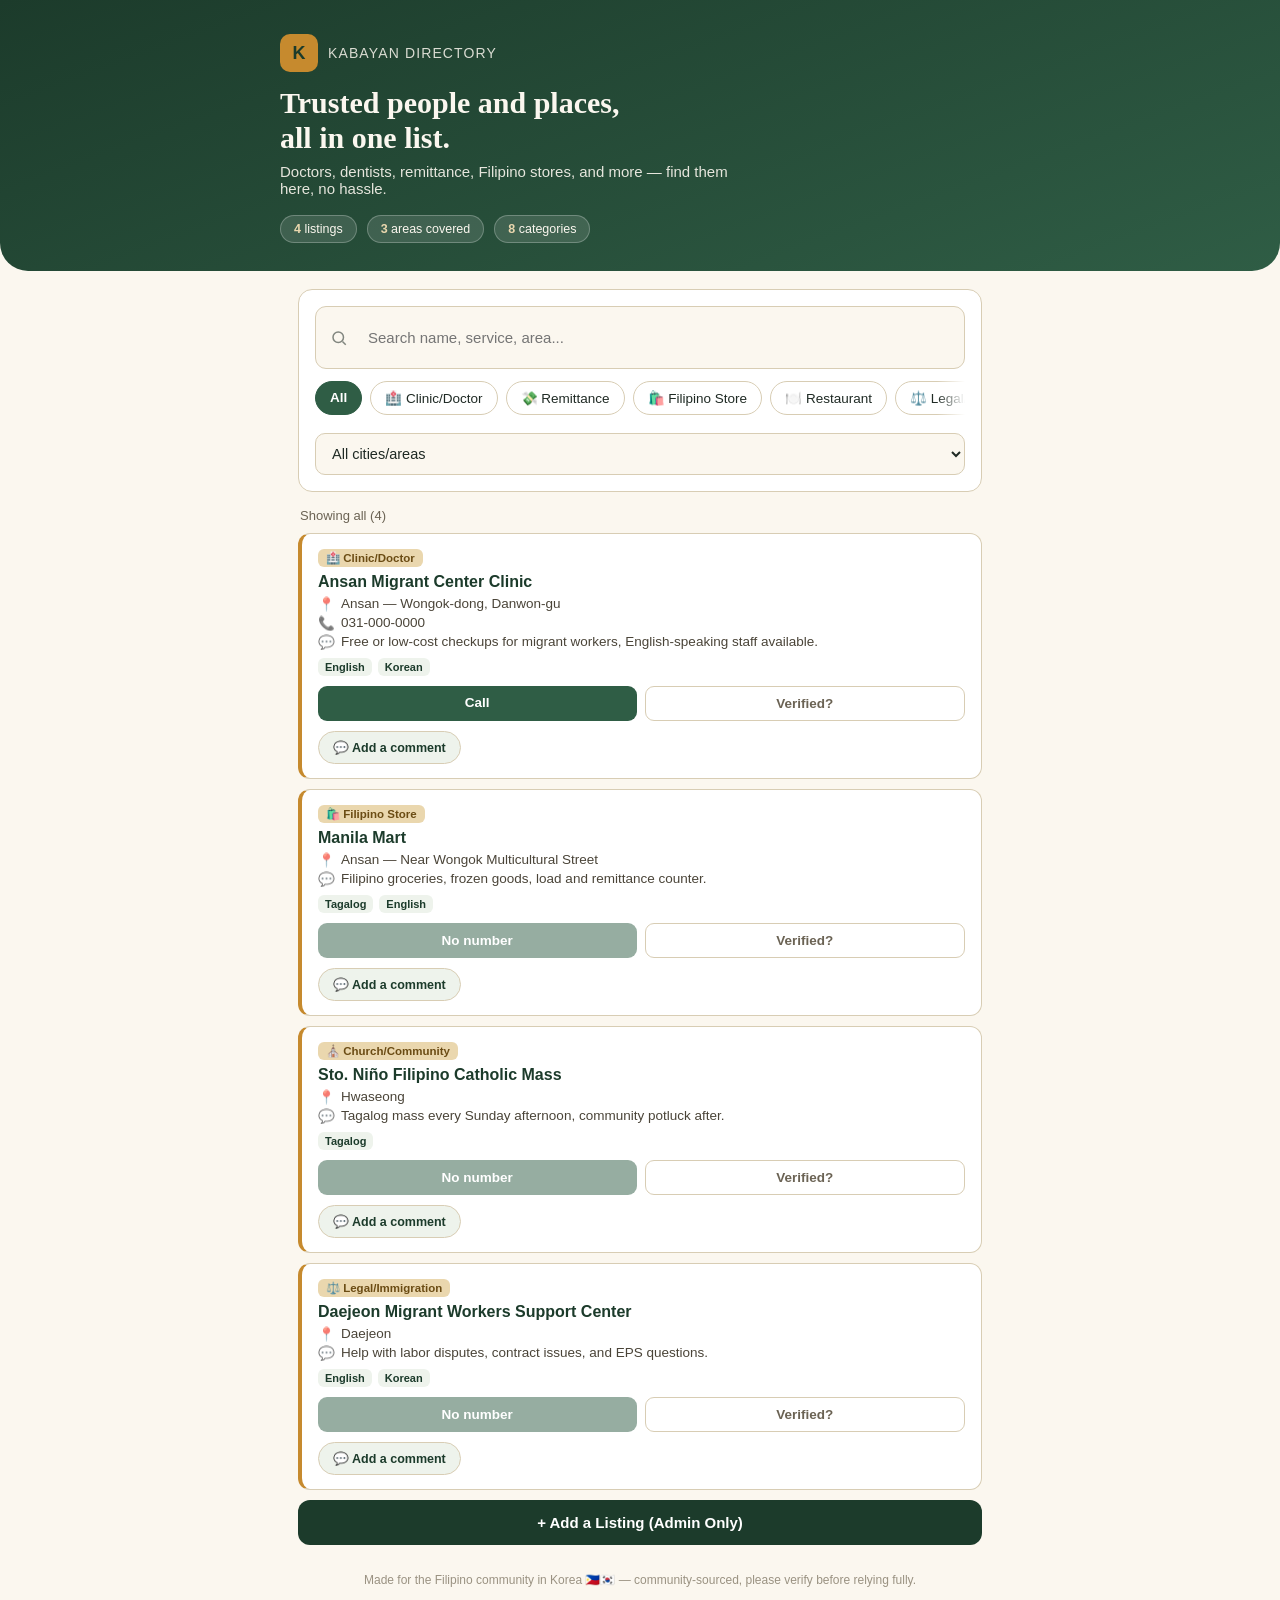
<file: index.html>
<!DOCTYPE html>
<html lang="en">
<head>
<meta charset="UTF-8">
<meta name="viewport" content="width=device-width, initial-scale=1.0">
<title>Kabayan Directory</title>
<style>
/* ============================================================
   1. DESIGN TOKENS
   ============================================================ */
:root{
  --paper:#FBF7EF;
  --ink:#1F2A24;
  --green:#2F5D45;
  --green-deep:#1C3B2B;
  --gold:#C68A2E;
  --gold-soft:#EAD7AE;
  --line:#D8CDB4;
  --red:#A33B2A;
  --white:#FFFFFF;
  --radius:14px;
}
*{box-sizing:border-box;}
body{
  margin:0;
  background:var(--paper);
  color:var(--ink);
  font-family:'Segoe UI', Roboto, Arial, sans-serif;
  -webkit-font-smoothing:antialiased;
}
.wrap{max-width:720px;margin:0 auto;padding:0 18px 60px;}

/* ============================================================
   2. HEADER / HERO
   ============================================================ */
header.hero{
  background:linear-gradient(160deg,var(--green-deep),var(--green));
  color:var(--paper);
  padding:34px 18px 28px;
  border-radius:0 0 28px 28px;
  margin-bottom:18px;
}
header.hero .wrap{padding:0;}
.brand-row{display:flex;align-items:center;gap:10px;margin-bottom:14px;}
.brand-mark{
  width:38px;height:38px;border-radius:10px;
  background:var(--gold);
  display:flex;align-items:center;justify-content:center;
  font-weight:800;color:var(--green-deep);font-size:18px;flex-shrink:0;
}
.brand-name{font-size:14px;letter-spacing:.08em;text-transform:uppercase;opacity:.85;}
h1{
  font-family:'Georgia', 'Times New Roman', serif;
  font-size:30px;
  line-height:1.15;
  margin:0 0 8px;
}
.tagline{font-size:15px;opacity:.9;margin:0 0 18px;max-width:480px;}
.stats-row{display:flex;gap:10px;flex-wrap:wrap;}
.stat-pill{
  background:rgba(255,255,255,.12);
  border:1px solid rgba(255,255,255,.25);
  border-radius:999px;
  padding:6px 13px;
  font-size:12.5px;
}
.stat-pill b{color:var(--gold-soft);}

/* ============================================================
   3. SHARED PANEL / FORM ELEMENTS
   ============================================================ */
.panel{
  background:var(--white);
  border:1px solid var(--line);
  border-radius:var(--radius);
  padding:16px;
  margin-bottom:16px;
}
.panel h2{
  font-family:'Georgia', serif;
  font-size:17px;
  margin:0 0 12px;
  color:var(--green-deep);
}
label{display:block;font-size:13px;font-weight:600;color:#4a4438;margin:12px 0 5px;}
label:first-of-type{margin-top:0;}
input[type=text], input[type=tel], input[type=password], textarea, select.form-input{
  width:100%;padding:11px 12px;border-radius:9px;
  border:1.5px solid var(--line);background:var(--paper);
  font-size:14.5px;color:var(--ink);font-family:inherit;
}
textarea{resize:vertical;min-height:60px;}
.form-note{font-size:12px;color:#8a8270;margin-top:8px;line-height:1.5;}
.submit-btn{
  width:100%;margin-top:16px;padding:13px;border-radius:10px;border:none;
  background:var(--gold);color:var(--green-deep);font-weight:800;font-size:15px;cursor:pointer;
}
.submit-btn:disabled{opacity:.5;}
.submit-toggle{
  display:flex;align-items:center;justify-content:center;gap:8px;
  background:var(--green-deep);color:var(--white);
  border:none;border-radius:12px;padding:14px;
  font-size:15px;font-weight:700;width:100%;cursor:pointer;
  margin-bottom:18px;
}

/* ============================================================
   4. SEARCH + FILTERS
   ============================================================ */
.search-box{
  display:flex;align-items:center;gap:8px;
  background:var(--paper);border:1.5px solid var(--line);border-radius:11px;
  padding:11px 14px;margin-bottom:12px;
}
.search-box input{border:none;background:transparent;outline:none;font-size:15px;width:100%;color:var(--ink);}
.search-box svg{flex-shrink:0;opacity:.55;}

.filter-row{display:flex;gap:8px;overflow-x:auto;padding-bottom:4px;margin-bottom:4px;}
.filter-row::-webkit-scrollbar{display:none;}
.filter-row-wrap{position:relative;}
.filter-row-wrap.has-overflow::after{
  content:'';position:absolute;top:0;right:0;bottom:4px;width:28px;
  background:linear-gradient(to right, rgba(255,255,255,0), var(--white));
  pointer-events:none;
}
.chip{
  flex-shrink:0;padding:8px 14px;border-radius:999px;
  border:1.5px solid var(--line);background:var(--white);
  font-size:13.5px;color:var(--ink);cursor:pointer;white-space:nowrap;transition:.15s;
}
.chip.active{background:var(--green);border-color:var(--green);color:var(--white);font-weight:600;}

select.city-select{
  margin-top:10px;width:100%;padding:11px 12px;border-radius:10px;
  border:1.5px solid var(--line);background:var(--paper);font-size:14.5px;color:var(--ink);
}

/* ============================================================
   5. LISTING CARDS
   ============================================================ */
.results-meta{font-size:13px;color:#6b6354;margin:4px 2px 10px;}
.card{
  background:var(--white);border:1px solid var(--line);border-left:4px solid var(--gold);
  border-radius:12px;padding:14px 16px;margin-bottom:10px;
}
.card.is-featured{
  border-left-color:#B8860B;
  background:linear-gradient(180deg,#FFFBF0,var(--white));
  box-shadow:0 2px 10px rgba(198,138,46,.15);
}
.card-top{display:flex;justify-content:space-between;align-items:flex-start;gap:10px;}
.card-name{font-weight:700;font-size:16px;color:var(--green-deep);margin:0 0 2px;}
.card-cat{
  display:inline-block;font-size:11.5px;background:var(--gold-soft);color:#6b4c14;
  border-radius:6px;padding:2px 8px;margin-bottom:6px;font-weight:600;
}
.featured-badge{
  display:inline-block;background:var(--gold);color:var(--green-deep);
  font-size:11px;font-weight:800;border-radius:6px;padding:2px 8px;margin-bottom:6px;margin-left:6px;
}
.card-detail{font-size:13.5px;color:#4a4438;margin:3px 0;display:flex;gap:6px;align-items:flex-start;}
.card-detail .ico{flex-shrink:0;opacity:.7;}
.card-langs{display:flex;gap:6px;flex-wrap:wrap;margin-top:8px;}
.lang-tag{font-size:11px;background:#EEF3EC;color:var(--green-deep);border-radius:6px;padding:3px 7px;font-weight:600;}
.card-photos{display:flex;gap:6px;margin-top:8px;overflow-x:auto;}
.card-photos img{width:72px;height:72px;object-fit:cover;border-radius:8px;flex-shrink:0;border:1px solid var(--line);}
.card-actions{display:flex;gap:8px;margin-top:10px;}
.btn-sm{
  flex:1;text-align:center;padding:9px 0;border-radius:9px;
  font-size:13.5px;font-weight:600;text-decoration:none;border:none;cursor:pointer;
}
.btn-call{background:var(--green);color:var(--white);}
.btn-verify{background:transparent;border:1.5px solid var(--line);color:#6b6354;}
.btn-verify.verified-by-me{background:var(--gold-soft);border-color:var(--gold);color:#6b4c14;font-weight:700;}
.verify-count{font-size:11px;color:#8a8270;margin-top:4px;}

.empty-state{text-align:center;padding:34px 16px;color:#6b6354;}
.empty-state .big{font-size:32px;margin-bottom:8px;}

.loading-state{padding:8px 2px;}
.skeleton-card{
  background:var(--white);border:1px solid var(--line);border-left:4px solid var(--line);
  border-radius:12px;padding:14px 16px;margin-bottom:10px;
}
.skel-line{
  height:12px;border-radius:6px;
  background:linear-gradient(90deg, var(--line) 0%, #ECE3CC 50%, var(--line) 100%);
  background-size:200% 100%;
  animation:skel-shimmer 1.3s ease-in-out infinite;
  margin-bottom:8px;
}
.skel-line.w-40{width:40%;height:10px;}
.skel-line.w-70{width:70%;height:15px;}
.skel-line.w-55{width:55%;}
.skel-line.w-30{width:30%;margin-bottom:0;}
@keyframes skel-shimmer{
  0%{background-position:200% 0;}
  100%{background-position:-200% 0;}
}

/* ============================================================
   6. COMMENTS
   ============================================================ */
.comments-toggle{
  display:inline-flex;align-items:center;gap:6px;
  background:#EEF3EC;border:1.5px solid var(--line);color:var(--green-deep);
  font-size:12.5px;font-weight:700;
  cursor:pointer;padding:8px 14px;margin-top:10px;
  border-radius:999px;
}
.comments-toggle:active{background:var(--green);color:var(--white);}
.comments-section{display:none;margin-top:10px;border-top:1px solid var(--line);padding-top:10px;}
.comments-section.open{display:block;}
.comment-item{background:var(--paper);border-radius:8px;padding:8px 10px;margin-bottom:6px;}
.comment-author{font-size:12px;font-weight:700;color:var(--green-deep);margin-bottom:1px;}
.comment-text{font-size:13px;color:#4a4438;line-height:1.4;}
.comment-time{font-size:10.5px;color:#9a9282;margin-top:2px;}
.comment-delete{
  background:none;border:none;color:var(--red);font-size:11px;font-weight:700;
  cursor:pointer;padding:0;margin-top:4px;
}
.comment-empty{font-size:12.5px;color:#9a9282;font-style:italic;margin-bottom:8px;}
.comment-form{display:flex;gap:6px;margin-top:8px;flex-wrap:wrap;}
.comment-form input[type=text]{flex:1 1 100%;padding:8px 10px;font-size:13px;border-radius:8px;border:1.5px solid var(--line);background:var(--white);}
.comment-form textarea.comment-msg{flex:1 1 100%;padding:8px 10px;font-size:13px;border-radius:8px;border:1.5px solid var(--line);background:var(--white);min-height:44px;font-family:inherit;resize:vertical;}
.comment-form button{
  padding:8px 16px;border-radius:8px;border:none;background:var(--gold);
  color:var(--green-deep);font-weight:700;font-size:13px;cursor:pointer;
}

/* ============================================================
   7. ADD-LISTING FORM
   ============================================================ */
form.add-form{display:none;}
form.add-form.open{display:block;}
.lang-check-row{display:flex;gap:8px;flex-wrap:wrap;margin-top:4px;}
.lang-check{
  border:1.5px solid var(--line);border-radius:8px;padding:7px 12px;
  font-size:13px;cursor:pointer;background:var(--white);
}
.lang-check.checked{background:var(--green);color:var(--white);border-color:var(--green);}

/* ============================================================
   8. ADMIN / CRM PANEL
   ============================================================ */
.crm-item{background:var(--paper);border:1px solid var(--line);border-radius:10px;padding:12px;margin-bottom:8px;}
.crm-top{display:flex;justify-content:space-between;align-items:center;gap:8px;}
.crm-name{font-weight:700;font-size:14.5px;color:var(--green-deep);}
.crm-contact{font-size:13px;color:#4a4438;margin-top:4px;}
.crm-toggle-row{display:flex;align-items:center;gap:8px;margin-top:8px;}
.crm-switch{
  position:relative;width:42px;height:23px;border-radius:999px;
  background:var(--line);cursor:pointer;transition:.2s;flex-shrink:0;
}
.crm-switch.on{background:var(--gold);}
.crm-switch::after{
  content:'';position:absolute;top:2px;left:2px;width:19px;height:19px;
  border-radius:50%;background:var(--white);transition:.2s;
}
.crm-switch.on::after{left:21px;}
.crm-switch-label{font-size:12.5px;font-weight:600;color:#4a4438;}
.crm-photo-input{margin-top:8px;}
.crm-photo-input input{width:100%;font-size:12.5px;padding:7px 9px;border-radius:7px;border:1.5px solid var(--line);}
.backup-row{display:flex;gap:8px;margin-top:4px;}
.backup-row .btn-sm{flex:1;}
.btn-export{background:var(--green);color:var(--white);}
.btn-import{background:transparent;border:1.5px solid var(--line);color:#4a4438;}

/* ============================================================
   9. MISC (toast, footer)
   ============================================================ */
.toast{
  position:fixed;bottom:18px;left:50%;transform:translateX(-50%);
  background:var(--green-deep);color:var(--white);padding:12px 22px;
  border-radius:999px;font-size:14px;font-weight:600;
  box-shadow:0 8px 24px rgba(0,0,0,.25);
  opacity:0;transition:opacity .3s, transform .3s;pointer-events:none;
  z-index:50;
}
.toast.show{opacity:1;transform:translateX(-50%) translateY(-6px);}
footer{text-align:center;font-size:12px;color:#9a9282;padding:10px 0 4px;}
</style>
</head>
<body>

<header class="hero">
  <div class="wrap">
    <div class="brand-row">
      <div class="brand-mark">K</div>
      <div class="brand-name">Kabayan Directory</div>
    </div>
    <h1>Trusted people and places,<br>all in one list.</h1>
    <p class="tagline">Doctors, dentists, remittance, Filipino stores, and more — find them here, no hassle.</p>
    <div class="stats-row" id="statsRow"></div>
  </div>
</header>

<div class="wrap">

  <!-- SEARCH + FILTERS -->
  <div class="panel">
    <div class="search-box">
      <svg width="18" height="18" viewBox="0 0 24 24" fill="none" stroke="currentColor" stroke-width="2"><circle cx="11" cy="11" r="7"/><line x1="21" y1="21" x2="16.65" y2="16.65"/></svg>
      <input id="searchInput" type="text" placeholder="Search name, service, area...">
    </div>
    <div class="filter-row-wrap">
      <div class="filter-row" id="categoryFilters"></div>
    </div>
    <select class="city-select" id="cityFilter"></select>
  </div>

  <!-- LISTINGS -->
  <div class="results-meta" id="resultsMeta"></div>
  <div id="listings"></div>

  <!-- ADMIN UNLOCK -->
  <button class="submit-toggle" id="toggleFormBtn">+ Add a Listing (Admin Only)</button>

  <div class="panel" id="pinPanel" style="display:none;">
    <h2>Admin Access</h2>
    <div class="search-box" style="margin-bottom:10px;">
      <input id="pinInput" type="password" placeholder="Enter admin PIN" inputmode="numeric">
    </div>
    <button class="submit-btn" id="pinSubmitBtn" type="button">Unlock</button>
    <p class="form-note" id="pinError" style="color:#A33B2A; display:none;">Incorrect PIN. Try again.</p>
  </div>

  <!-- ADD LISTING FORM (admin only) -->
  <div class="panel" id="formPanel" style="display:none;">
    <h2>Add a Trusted Listing</h2>
    <form class="add-form open" id="addForm">
      <label>Name of person/business *</label>
      <input type="text" id="f_name" required placeholder="e.g. Dr. Kim Family Clinic">

      <label>Category *</label>
      <select class="form-input" id="f_category" required></select>

      <label>City / Area *</label>
      <input type="text" id="f_city" required placeholder="e.g. Ansan">

      <label>Address (optional)</label>
      <input type="text" id="f_address" placeholder="e.g. Wongok-dong, Danwon-gu">

      <label>Contact number (optional)</label>
      <input type="tel" id="f_phone" placeholder="e.g. 010-1234-5678">

      <label>Languages spoken *</label>
      <div class="lang-check-row" id="langChecks"></div>

      <label>Note / why you trust them (optional)</label>
      <textarea id="f_note" placeholder="e.g. Kind staff, English-speaking, affordable"></textarea>

      <label>Owner contact for billing/CRM (private, admin-only) — phone or email</label>
      <input type="text" id="f_ownerContact" placeholder="e.g. 010-1234-5678 or owner@email.com">

      <button type="submit" class="submit-btn">Submit Listing</button>
      <p class="form-note">All listings are visible to the whole community. Please make sure the info is correct before submitting.</p>
    </form>
  </div>

  <!-- CRM / FEATURED MANAGEMENT (admin only) -->
  <button class="submit-toggle" id="toggleCrmBtn" style="display:none; background:var(--gold); color:var(--green-deep);">📋 Manage Featured / CRM</button>

  <div class="panel" id="crmPanel" style="display:none;">
    <h2>Featured Listings & Billing Contacts</h2>
    <div id="crmList"></div>
  </div>

  <!-- DATA BACKUP (admin only) -->
  <div class="panel" id="backupPanel" style="display:none;">
    <h2>Backup &amp; Restore</h2>
    <p class="form-note">Download a copy of all listings and comments as a backup file. If anything ever gets lost or reset, you can restore from this file.</p>
    <div class="backup-row">
      <button class="btn-sm btn-export" id="exportBtn" type="button">⬇ Export Backup</button>
      <button class="btn-sm btn-import" id="importTriggerBtn" type="button">⬆ Restore from File</button>
    </div>
    <input type="file" id="importFileInput" accept=".json" style="display:none;">
  </div>

  <footer>Made for the Filipino community in Korea 🇵🇭🇰🇷 — community-sourced, please verify before relying fully.</footer>
</div>

<div class="toast" id="toast"></div>

<script>
/* ============================================================
   SECTION A — STATIC CONFIG / CONSTANTS
   ============================================================ */
const CATEGORIES = [
  {id:'clinic', label:'🏥 Clinic/Doctor'},
  {id:'remit', label:'💸 Remittance'},
  {id:'store', label:'🛍️ Filipino Store'},
  {id:'restaurant', label:'🍽️ Restaurant'},
  {id:'legal', label:'⚖️ Legal/Immigration'},
  {id:'church', label:'⛪ Church/Community'},
  {id:'gov', label:'🏛️ Government Office'},
  {id:'other', label:'📌 Other'}
];
const LANGUAGES = ['Tagalog','English','Korean','Bisaya','Ilocano'];

// Basic bad-word filter (English + common Tagalog profanity). Soft deterrent only — not full moderation.
const BAD_WORDS = [
  'fuck','shit','bitch','asshole','bastard','cunt','dick','pussy','whore','slut',
  'putang','putangina','tangina','gago','gagong','ulol','tarantado','leche','hayop ka',
  'kupal','pakshet','peste','linta','bobo ka','tanga ka'
];

// NOTE: this PIN lives in plain text in the page source — anyone using "View Source"
// or browser dev tools can read it. Treat this as a speed bump against casual misuse,
// not real security. Change it before sharing this file publicly.
const ADMIN_PIN = '2580';

const SEED_DATA = [
  {id:'s1', name:'Ansan Migrant Center Clinic', category:'clinic', city:'Ansan', address:'Wongok-dong, Danwon-gu', phone:'031-000-0000', langs:['English','Korean'], note:'Free or low-cost checkups for migrant workers, English-speaking staff available.', comments:[], featured:false, photos:[], ownerContact:'', verifiedBy:[]},
  {id:'s2', name:'Manila Mart', category:'store', city:'Ansan', address:'Near Wongok Multicultural Street', phone:'', langs:['Tagalog','English'], note:'Filipino groceries, frozen goods, load and remittance counter.', comments:[], featured:false, photos:[], ownerContact:'', verifiedBy:[]},
  {id:'s3', name:'Sto. Niño Filipino Catholic Mass', category:'church', city:'Hwaseong', address:'', phone:'', langs:['Tagalog'], note:'Tagalog mass every Sunday afternoon, community potluck after.', comments:[], featured:false, photos:[], ownerContact:'', verifiedBy:[]},
  {id:'s4', name:'Daejeon Migrant Workers Support Center', category:'legal', city:'Daejeon', address:'', phone:'', langs:['English','Korean'], note:'Help with labor disputes, contract issues, and EPS questions.', comments:[], featured:false, photos:[], ownerContact:'', verifiedBy:[]}
];

/* ============================================================
   SECTION B — APP STATE
   ============================================================ */
let allListings = [];
let activeCategory = 'all';
let activeCity = 'all';
let searchTerm = '';
let selectedLangs = new Set();
let isUnlocked = false;
let deviceId = '';

const $ = (id) => document.getElementById(id);

/* ============================================================
   SECTION C — UTILITIES
   ============================================================ */
function showToast(msg){
  const t = $('toast');
  t.textContent = msg;
  t.classList.add('show');
  setTimeout(()=>t.classList.remove('show'), 2200);
}

function escapeHtml(str){
  const div = document.createElement('div');
  div.textContent = str || '';
  return div.innerHTML;
}

function catLabel(id){
  const c = CATEGORIES.find(c=>c.id===id);
  return c ? c.label : id;
}

function containsBadWords(text){
  const lower = text.toLowerCase();
  return BAD_WORDS.some(w => lower.includes(w));
}

function censorBadWords(text){
  let result = text;
  BAD_WORDS.forEach(w=>{
    const re = new RegExp(w.replace(/[.*+?^${}()|[\]\\]/g,'\\$&'), 'gi');
    result = result.replace(re, m => m[0] + '*'.repeat(Math.max(m.length-1,1)));
  });
  return result;
}

// A simple per-browser ID so "Verified?" can't be spammed infinitely by the same person
// clicking repeatedly. Not a real account system — just de-dupes obvious repeat clicks.
function getDeviceId(){
  let id = localStorage.getItem('kabayan-device-id');
  if(!id){
    id = 'd' + Date.now() + Math.random().toString(36).slice(2);
    try{ localStorage.setItem('kabayan-device-id', id); }catch(e){}
  }
  return id;
}

/* ============================================================
   SECTION D — DATA LAYER (load / save / backup)
   ============================================================ */
function showLoadingState(){
  $('listings').innerHTML = `
    <div class="loading-state">
      ${[1,2,3].map(()=>`
        <div class="skeleton-card">
          <div class="skel-line w-30"></div>
          <div class="skel-line w-70" style="margin-top:8px;"></div>
          <div class="skel-line w-55"></div>
          <div class="skel-line w-40"></div>
        </div>
      `).join('')}
    </div>
  `;
  $('resultsMeta').textContent = 'Loading directory...';
}

async function loadListings(){
  showLoadingState();
  try{
    const res = await window.storage.get('kabayan-listings', true);
    allListings = res && res.value ? JSON.parse(res.value) : [];
  }catch(e){
    allListings = [];
  }
  if(allListings.length === 0){
    allListings = SEED_DATA;
    try{ await window.storage.set('kabayan-listings', JSON.stringify(allListings), true); }catch(e){}
  }
  // backfill fields for older saved data so nothing crashes on missing keys
  allListings.forEach(l=>{
    if(!l.comments) l.comments = [];
    if(typeof l.featured !== 'boolean') l.featured = false;
    if(!l.photos) l.photos = [];
    if(typeof l.ownerContact !== 'string') l.ownerContact = '';
    if(!l.verifiedBy) l.verifiedBy = [];
  });
  render();
}

async function saveListings(){
  try{
    await window.storage.set('kabayan-listings', JSON.stringify(allListings), true);
  }catch(e){
    showToast('Could not save online — changes are visible now but may not persist.');
  }
}

function downloadJson(filename, dataObj){
  const blob = new Blob([JSON.stringify(dataObj, null, 2)], {type:'application/json'});
  const url = URL.createObjectURL(blob);
  const a = document.createElement('a');
  a.href = url;
  a.download = filename;
  document.body.appendChild(a);
  a.click();
  document.body.removeChild(a);
  URL.revokeObjectURL(url);
}

function exportBackup(){
  const stamp = new Date().toISOString().slice(0,10);
  downloadJson(`kabayan-directory-backup-${stamp}.json`, allListings);
  showToast('Backup downloaded.');
}

async function importBackup(file){
  try{
    const text = await file.text();
    const parsed = JSON.parse(text);
    if(!Array.isArray(parsed)) throw new Error('not an array');
    allListings = parsed;
    await saveListings();
    buildCityFilter();
    render();
    showToast('Backup restored successfully.');
  }catch(e){
    showToast('Could not read that file — make sure it is a valid backup .json');
  }
}

/* ============================================================
   SECTION E — FILTER / SELECT BUILDERS (run once on load)
   ============================================================ */
function buildCategoryFilters(){
  const row = $('categoryFilters');
  row.innerHTML = '';
  const allChip = document.createElement('div');
  allChip.className = 'chip active';
  allChip.textContent = 'All';
  allChip.onclick = () => { activeCategory='all'; refreshChipStates(); render(); };
  row.appendChild(allChip);
  CATEGORIES.forEach(c=>{
    const chip = document.createElement('div');
    chip.className = 'chip';
    chip.textContent = c.label;
    chip.dataset.cat = c.id;
    chip.onclick = () => { activeCategory=c.id; refreshChipStates(); render(); };
    row.appendChild(chip);
  });
  setupFilterScrollHint();
}

function setupFilterScrollHint(){
  const row = $('categoryFilters');
  const wrap = row.parentElement;
  const updateHint = () => {
    const hasOverflow = row.scrollWidth > row.clientWidth + 4;
    const atEnd = row.scrollLeft + row.clientWidth >= row.scrollWidth - 4;
    wrap.classList.toggle('has-overflow', hasOverflow && !atEnd);
  };
  row.addEventListener('scroll', updateHint);
  window.addEventListener('resize', updateHint);
  setTimeout(updateHint, 50);
}

function refreshChipStates(){
  document.querySelectorAll('#categoryFilters .chip').forEach(chip=>{
    const isAll = !chip.dataset.cat;
    chip.classList.toggle('active', isAll ? activeCategory==='all' : chip.dataset.cat===activeCategory);
  });
}

function buildCityFilter(){
  const sel = $('cityFilter');
  const cities = Array.from(new Set(allListings.map(l=>l.city))).sort();
  sel.innerHTML = '<option value="all">All cities/areas</option>' +
    cities.map(c=>`<option value="${c}">${c}</option>`).join('');
  sel.onchange = () => { activeCity = sel.value; render(); };
}

function buildCategorySelect(){
  const sel = $('f_category');
  sel.innerHTML = CATEGORIES.map(c=>`<option value="${c.id}">${c.label}</option>`).join('');
}

function buildLangChecks(){
  const row = $('langChecks');
  row.innerHTML = LANGUAGES.map(l=>`<div class="lang-check" data-lang="${l}">${l}</div>`).join('');
  row.querySelectorAll('.lang-check').forEach(el=>{
    el.onclick = () => {
      const lang = el.dataset.lang;
      if(selectedLangs.has(lang)){ selectedLangs.delete(lang); el.classList.remove('checked'); }
      else { selectedLangs.add(lang); el.classList.add('checked'); }
    };
  });
}

/* ============================================================
   SECTION F — MAIN RENDER (listings + stats)
   ============================================================ */
function buildStats(){
  const cities = new Set(allListings.map(l=>l.city)).size;
  $('statsRow').innerHTML = `
    <div class="stat-pill"><b>${allListings.length}</b> listings</div>
    <div class="stat-pill"><b>${cities}</b> areas covered</div>
    <div class="stat-pill"><b>${CATEGORIES.length}</b> categories</div>
  `;
}

function render(){
  buildStats();
  const term = searchTerm.trim().toLowerCase();
  const filtered = allListings.filter(l=>{
    if(activeCategory!=='all' && l.category!==activeCategory) return false;
    if(activeCity!=='all' && l.city!==activeCity) return false;
    if(term){
      const hay = `${l.name} ${l.city} ${l.address||''} ${l.note||''}`.toLowerCase();
      if(!hay.includes(term)) return false;
    }
    return true;
  });

  // Featured listings always sort to top
  filtered.sort((a,b)=>{
    if(a.featured && !b.featured) return -1;
    if(!a.featured && b.featured) return 1;
    return 0;
  });

  $('resultsMeta').textContent = filtered.length === allListings.length
    ? `Showing all (${filtered.length})`
    : `${filtered.length} result(s)`;

  const container = $('listings');
  if(filtered.length === 0){
    container.innerHTML = `<div class="empty-state"><div class="big">🔍</div>No results found.<br>Try a different category or city, or be the first to add one!</div>`;
    return;
  }

  container.innerHTML = filtered.map(l=>{
    const verifiedCount = (l.verifiedBy||[]).length;
    const iVerified = (l.verifiedBy||[]).includes(deviceId);
    return `
    <div class="card${l.featured ? ' is-featured' : ''}">
      <div class="card-top">
        <div>
          <span class="card-cat">${catLabel(l.category)}</span>
          ${l.featured ? `<span class="featured-badge">⭐ Trusted Partner</span>` : ''}
          <h3 class="card-name">${escapeHtml(l.name)}</h3>
        </div>
      </div>
      <div class="card-detail"><span class="ico">📍</span><span>${escapeHtml(l.city)}${l.address ? ' — ' + escapeHtml(l.address) : ''}</span></div>
      ${l.phone ? `<div class="card-detail"><span class="ico">📞</span><span>${escapeHtml(l.phone)}</span></div>` : ''}
      ${l.note ? `<div class="card-detail"><span class="ico">💬</span><span>${escapeHtml(l.note)}</span></div>` : ''}
      <div class="card-langs">${(l.langs||[]).map(lg=>`<span class="lang-tag">${lg}</span>`).join('')}</div>
      ${l.featured && (l.photos||[]).length ? `<div class="card-photos">${l.photos.map(p=>`<img src="${escapeHtml(p)}" alt="${escapeHtml(l.name)} photo">`).join('')}</div>` : ''}
      <div class="card-actions">
        ${l.phone ? `<a class="btn-sm btn-call" href="tel:${l.phone.replace(/[^0-9+]/g,'')}">Call</a>` : `<button class="btn-sm btn-call" disabled style="opacity:.5;">No number</button>`}
        <button class="btn-sm btn-verify${iVerified ? ' verified-by-me' : ''}" onclick="confirmVerify('${l.id}')">${iVerified ? '✓ You verified' : 'Verified?'}</button>
      </div>
      ${verifiedCount > 0 ? `<div class="verify-count">Confirmed accurate by ${verifiedCount} ${verifiedCount===1?'person':'people'}</div>` : ''}
      <button class="comments-toggle" onclick="toggleComments('${l.id}')">💬 ${(l.comments||[]).length === 0 ? 'Add a comment' : (l.comments||[]).length + ' comment' + ((l.comments||[]).length===1?'':'s')}</button>
      <div class="comments-section" id="comments-${l.id}">
        <div id="commentsList-${l.id}"></div>
        <div class="comment-form">
          <input type="text" class="comment-name" id="cname-${l.id}" placeholder="Your name (optional)">
          <textarea class="comment-msg" id="ctext-${l.id}" placeholder="Share feedback, ask a question, or confirm this info..."></textarea>
          <button onclick="addComment('${l.id}')">Post</button>
        </div>
      </div>
    </div>
  `;}).join('');
}

/* ============================================================
   SECTION G — VERIFY ACTION
   ============================================================ */
async function confirmVerify(id){
  const listing = allListings.find(l=>l.id===id);
  if(!listing.verifiedBy) listing.verifiedBy = [];
  const idx = listing.verifiedBy.indexOf(deviceId);
  if(idx === -1){
    listing.verifiedBy.push(deviceId);
    showToast('Thanks for confirming this listing!');
  }else{
    listing.verifiedBy.splice(idx,1);
    showToast('Verification removed.');
  }
  await saveListings();
  render();
}

/* ============================================================
   SECTION H — COMMENTS
   ============================================================ */
function renderComments(id){
  const listing = allListings.find(l=>l.id===id);
  const list = $('commentsList-'+id);
  if(!list) return;
  const comments = listing.comments || [];
  if(comments.length === 0){
    list.innerHTML = `<div class="comment-empty">No comments yet. Be the first to share feedback.</div>`;
    return;
  }
  list.innerHTML = comments.map(c=>`
    <div class="comment-item">
      <div class="comment-author">${escapeHtml(c.author || 'Anonymous')}</div>
      <div class="comment-text">${escapeHtml(c.text)}</div>
      <div class="comment-time">${new Date(c.time).toLocaleDateString()}</div>
      ${isUnlocked ? `<button class="comment-delete" onclick="deleteComment('${id}','${c.id}')">Delete</button>` : ''}
    </div>
  `).join('');
}

function toggleComments(id){
  const section = $('comments-'+id);
  const isOpen = section.classList.contains('open');
  section.classList.toggle('open', !isOpen);
  if(!isOpen) renderComments(id);
}

async function addComment(id){
  const textEl = $('ctext-'+id);
  const nameEl = $('cname-'+id);
  let text = textEl.value.trim();
  if(!text){
    showToast('Write something before posting.');
    return;
  }
  if(containsBadWords(text)){
    text = censorBadWords(text);
    showToast('Comment posted — inappropriate words were filtered.');
  }else{
    showToast('Comment posted.');
  }
  const listing = allListings.find(l=>l.id===id);
  if(!listing.comments) listing.comments = [];
  listing.comments.push({
    id: 'c' + Date.now(),
    author: nameEl.value.trim() || 'Anonymous',
    text: text,
    time: Date.now()
  });
  await saveListings();
  textEl.value = '';
  nameEl.value = '';
  render();
  setTimeout(()=>{
    const section = $('comments-'+id);
    if(section){ section.classList.add('open'); renderComments(id); }
  }, 0);
}

async function deleteComment(listingId, commentId){
  if(!isUnlocked){
    showToast('Admin PIN required to delete comments.');
    return;
  }
  const listing = allListings.find(l=>l.id===listingId);
  listing.comments = (listing.comments||[]).filter(c=>c.id!==commentId);
  await saveListings();
  render();
  setTimeout(()=>{
    const section = $('comments-'+listingId);
    if(section){ section.classList.add('open'); renderComments(listingId); }
  }, 0);
  showToast('Comment deleted.');
}

/* ============================================================
   SECTION I — ADMIN: CRM / FEATURED / PHOTOS
   ============================================================ */
function renderCrm(){
  if(!isUnlocked) return;
  const list = $('crmList');
  if(allListings.length === 0){
    list.innerHTML = `<p class="form-note">No listings yet.</p>`;
    return;
  }
  list.innerHTML = allListings.map(l=>`
    <div class="crm-item">
      <div class="crm-top">
        <div class="crm-name">${escapeHtml(l.name)}</div>
        <div class="crm-switch-label">${l.featured ? 'Featured' : 'Free'}</div>
      </div>
      <div class="crm-contact">📍 ${escapeHtml(l.city)} · ${catLabel(l.category)}</div>
      <div class="crm-contact">Billing contact: ${l.ownerContact ? escapeHtml(l.ownerContact) : '<em>not set</em>'}</div>
      <div class="crm-contact">Verified by ${(l.verifiedBy||[]).length} visitor(s)</div>
      <div class="crm-toggle-row">
        <div class="crm-switch ${l.featured ? 'on' : ''}" onclick="toggleFeatured('${l.id}')"></div>
        <span class="crm-switch-label">Featured status</span>
      </div>
      <div class="crm-photo-input">
        <input type="text" placeholder="Paste photo URL to add to gallery" id="photoInput-${l.id}">
        <button class="btn-sm btn-call" style="margin-top:6px;width:100%;" onclick="addPhoto('${l.id}')">Add Photo</button>
        ${(l.photos||[]).length ? `<div class="card-photos" style="margin-top:8px;">${l.photos.map((p,i)=>`<div style="position:relative;"><img src="${escapeHtml(p)}"><button onclick="removePhoto('${l.id}',${i})" style="position:absolute;top:-4px;right:-4px;background:var(--red);color:white;border:none;border-radius:50%;width:18px;height:18px;font-size:11px;cursor:pointer;">×</button></div>`).join('')}</div>` : ''}
      </div>
    </div>
  `).join('');
}

async function toggleFeatured(id){
  const listing = allListings.find(l=>l.id===id);
  listing.featured = !listing.featured;
  await saveListings();
  renderCrm();
  render();
  showToast(listing.featured ? `${listing.name} is now Featured.` : `${listing.name} downgraded to Free.`);
}

async function addPhoto(id){
  const input = $('photoInput-'+id);
  const url = input.value.trim();
  if(!url) return;
  const listing = allListings.find(l=>l.id===id);
  if(!listing.photos) listing.photos = [];
  listing.photos.push(url);
  await saveListings();
  input.value = '';
  renderCrm();
  render();
}

async function removePhoto(id, index){
  const listing = allListings.find(l=>l.id===id);
  listing.photos.splice(index,1);
  await saveListings();
  renderCrm();
  render();
}

/* ============================================================
   SECTION J — EVENT WIRING (runs once)
   ============================================================ */
$('searchInput').addEventListener('input', (e)=>{ searchTerm = e.target.value; render(); });

$('toggleFormBtn').addEventListener('click', ()=>{
  if(isUnlocked){
    const panel = $('formPanel');
    const isOpen = panel.style.display === 'block';
    panel.style.display = isOpen ? 'none' : 'block';
    $('toggleFormBtn').textContent = isOpen ? '+ Add a Listing (Admin Only)' : '✕ Close Form';
    if(!isOpen) panel.scrollIntoView({behavior:'smooth', block:'start'});
    return;
  }
  const pinPanel = $('pinPanel');
  const isPinOpen = pinPanel.style.display === 'block';
  pinPanel.style.display = isPinOpen ? 'none' : 'block';
  if(!isPinOpen){
    pinPanel.scrollIntoView({behavior:'smooth', block:'start'});
    $('pinInput').focus();
  }
});

$('pinSubmitBtn').addEventListener('click', ()=>{
  const entered = $('pinInput').value.trim();
  if(entered === ADMIN_PIN){
    isUnlocked = true;
    $('pinPanel').style.display = 'none';
    $('pinInput').value = '';
    $('pinError').style.display = 'none';
    $('formPanel').style.display = 'block';
    $('toggleFormBtn').textContent = '✕ Close Form';
    $('toggleCrmBtn').style.display = 'block';
    $('backupPanel').style.display = 'block';
    $('formPanel').scrollIntoView({behavior:'smooth', block:'start'});
    render();
  }else{
    $('pinError').style.display = 'block';
  }
});

$('pinInput').addEventListener('keydown', (e)=>{
  if(e.key === 'Enter'){ $('pinSubmitBtn').click(); }
});

$('toggleCrmBtn').addEventListener('click', ()=>{
  const panel = $('crmPanel');
  const isOpen = panel.style.display === 'block';
  panel.style.display = isOpen ? 'none' : 'block';
  $('toggleCrmBtn').textContent = isOpen ? '📋 Manage Featured / CRM' : '✕ Close CRM';
  if(!isOpen){
    renderCrm();
    panel.scrollIntoView({behavior:'smooth', block:'start'});
  }
});

$('exportBtn').addEventListener('click', exportBackup);

$('importTriggerBtn').addEventListener('click', ()=>{
  $('importFileInput').click();
});

$('importFileInput').addEventListener('change', (e)=>{
  const file = e.target.files[0];
  if(file) importBackup(file);
  e.target.value = '';
});

$('addForm').addEventListener('submit', async (e)=>{
  e.preventDefault();
  if(selectedLangs.size === 0){
    showToast('Please select at least one language.');
    return;
  }
  const newListing = {
    id: 'l' + Date.now(),
    name: $('f_name').value.trim(),
    category: $('f_category').value,
    city: $('f_city').value.trim(),
    address: $('f_address').value.trim(),
    phone: $('f_phone').value.trim(),
    langs: Array.from(selectedLangs),
    note: $('f_note').value.trim(),
    comments: [],
    featured: false,
    photos: [],
    ownerContact: $('f_ownerContact').value.trim(),
    verifiedBy: []
  };
  allListings.unshift(newListing);
  await saveListings();
  buildCityFilter();
  render();
  e.target.reset();
  selectedLangs.clear();
  document.querySelectorAll('.lang-check').forEach(el=>el.classList.remove('checked'));
  $('formPanel').style.display = 'none';
  $('toggleFormBtn').textContent = '+ Add a Listing (Admin Only)';
  showToast('Thanks! Your listing has been added.');
});

/* ============================================================
   SECTION K — INIT
   ============================================================ */
deviceId = getDeviceId();
buildCategoryFilters();
buildCategorySelect();
buildLangChecks();
loadListings().then(buildCityFilter);
</script>
</body>
</html>
</file>
